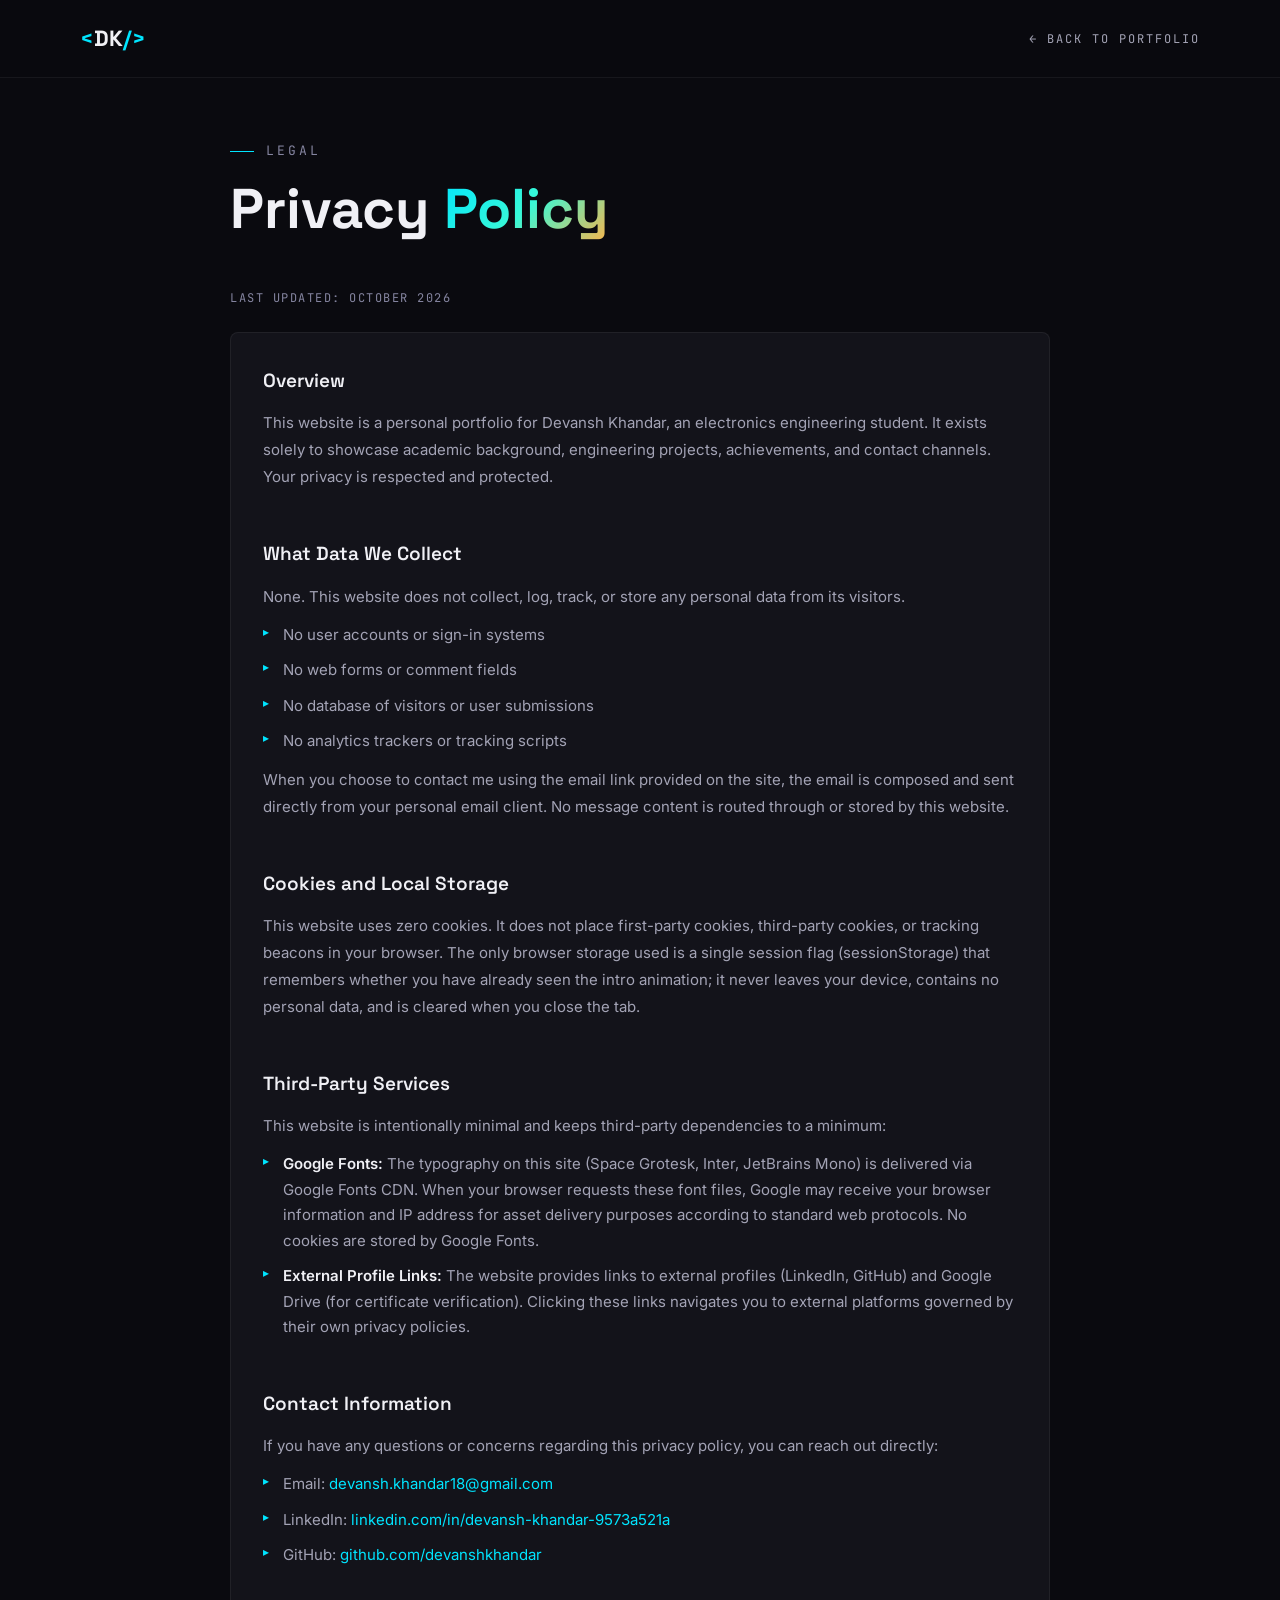
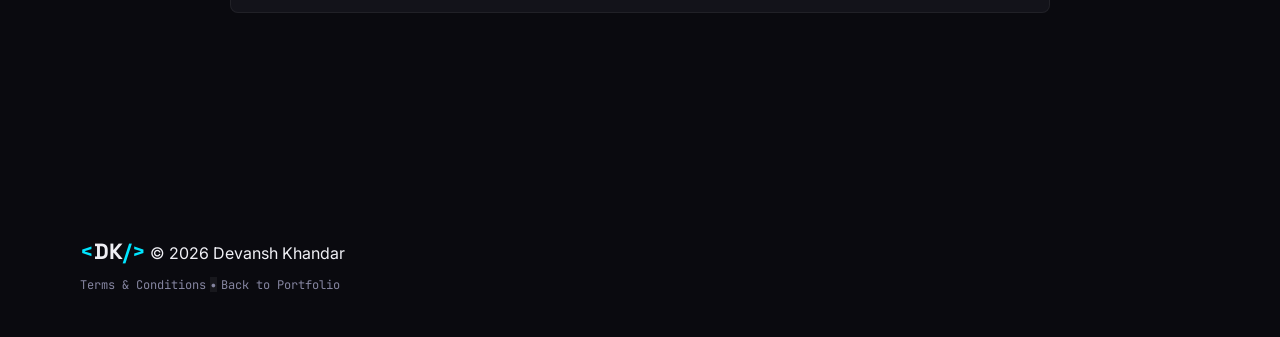
<file: privacy.html>
<!DOCTYPE html>
<html lang="en">
<head>
    <meta charset="UTF-8">
    <meta name="viewport" content="width=device-width, initial-scale=1.0">
    <meta name="description" content="Privacy Policy for Devansh Khandar's personal portfolio website.">
    <title>Privacy Policy | Devansh Khandar</title>
    <link rel="preconnect" href="https://fonts.googleapis.com">
    <link rel="preconnect" href="https://fonts.gstatic.com" crossorigin>
    <link href="https://fonts.googleapis.com/css2?family=Space+Grotesk:wght@400;500;600;700;800&family=Inter:wght@300;400;500;600&family=JetBrains+Mono:wght@400;500&display=swap" rel="stylesheet">
    <link rel="stylesheet" href="style.css">
    <style>
        body, a, button {
            cursor: auto !important;
        }
        a, button {
            cursor: pointer !important;
        }
        .legal-navbar {
            background: rgba(10, 10, 15, 0.92);
            backdrop-filter: blur(20px);
            -webkit-backdrop-filter: blur(20px);
            border-bottom: 1px solid var(--border-glass);
        }
        .nav-links {
            display: flex !important;
            position: static !important;
            width: auto !important;
            height: auto !important;
            background: transparent !important;
            flex-direction: row !important;
            gap: 20px !important;
        }
        .glass-card {
            border-radius: 8px !important;
            max-width: 820px;
            margin: 0 auto;
        }
        .glass-card .body-text {
            max-width: 100%;
        }
        .legal-stack {
            display: flex;
            flex-direction: column;
            gap: 36px;
        }
        .legal-section-heading {
            font-family: var(--font-heading);
            font-size: 19px;
            font-weight: 600;
            color: var(--text-primary);
            margin-bottom: 12px;
        }
        .legal-date {
            font-family: var(--font-mono);
            font-size: 12px;
            color: var(--text-muted);
            letter-spacing: 1.5px;
            text-transform: uppercase;
            margin-bottom: 24px;
        }
        .legal-list {
            list-style: none;
            padding: 0;
            margin: 12px 0;
        }
        .legal-list li {
            position: relative;
            padding-left: 20px;
            margin-bottom: 10px;
            font-size: 15px;
            color: var(--text-secondary);
            line-height: 1.7;
        }
        .legal-list li::before {
            content: '▸';
            position: absolute;
            left: 0;
            color: var(--accent-cyan);
            font-size: 12px;
        }
        .legal-link {
            color: var(--accent-cyan);
            transition: color 0.2s;
        }
        .legal-link:hover {
            color: var(--accent-teal);
            text-decoration: underline;
        }
        .footer-link {
            font-family: var(--font-mono);
            font-size: 12px;
            color: var(--text-muted);
            transition: color 0.3s;
        }
        .footer-link:hover {
            color: var(--accent-cyan);
        }
        .footer-divider {
            color: var(--text-muted);
            font-size: 12px;
            user-select: none;
        }
        @media (max-width: 768px) {
            .section-padding {
                padding: 100px 0 60px;
            }
            .glass-card {
                padding: 24px;
            }
            .footer-content {
                flex-direction: column;
                gap: 16px;
                text-align: center;
            }
        }
    </style>
</head>
<body>

    <!-- NAVBAR -->
    <nav class="navbar legal-navbar">
        <div class="nav-container">
            <a href="index.html" class="nav-logo"><span class="accent">&lt;</span>DK<span class="accent">/&gt;</span></a>
            <div class="nav-links">
                <a href="index.html" class="nav-link">&larr; Back to Portfolio</a>
            </div>
        </div>
    </nav>

    <!-- CONTENT -->
    <main class="section-padding content-section">
        <div class="container">
            <div style="max-width: 820px; margin: 0 auto;">
                <span class="section-label">Legal</span>
                <h1 class="section-title">Privacy <span class="gradient-text">Policy</span></h1>
                <div class="legal-date">Last updated: October 2026</div>

                <div class="glass-card">
                    <div class="legal-stack">

                        <div class="legal-section">
                            <h2 class="legal-section-heading">Overview</h2>
                            <p class="body-text">This website is a personal portfolio for Devansh Khandar, an electronics engineering student. It exists solely to showcase academic background, engineering projects, achievements, and contact channels. Your privacy is respected and protected.</p>
                        </div>

                        <div class="legal-section">
                            <h2 class="legal-section-heading">What Data We Collect</h2>
                            <p class="body-text">None. This website does not collect, log, track, or store any personal data from its visitors.</p>
                            <ul class="legal-list">
                                <li>No user accounts or sign-in systems</li>
                                <li>No web forms or comment fields</li>
                                <li>No database of visitors or user submissions</li>
                                <li>No analytics trackers or tracking scripts</li>
                            </ul>
                            <p class="body-text">When you choose to contact me using the email link provided on the site, the email is composed and sent directly from your personal email client. No message content is routed through or stored by this website.</p>
                        </div>

                        <div class="legal-section">
                            <h2 class="legal-section-heading">Cookies and Local Storage</h2>
                            <p class="body-text">This website uses zero cookies. It does not place first-party cookies, third-party cookies, or tracking beacons in your browser. The only browser storage used is a single session flag (sessionStorage) that remembers whether you have already seen the intro animation; it never leaves your device, contains no personal data, and is cleared when you close the tab.</p>
                        </div>

                        <div class="legal-section">
                            <h2 class="legal-section-heading">Third-Party Services</h2>
                            <p class="body-text">This website is intentionally minimal and keeps third-party dependencies to a minimum:</p>
                            <ul class="legal-list">
                                <li><strong>Google Fonts:</strong> The typography on this site (Space Grotesk, Inter, JetBrains Mono) is delivered via Google Fonts CDN. When your browser requests these font files, Google may receive your browser information and IP address for asset delivery purposes according to standard web protocols. No cookies are stored by Google Fonts.</li>
                                <li><strong>External Profile Links:</strong> The website provides links to external profiles (LinkedIn, GitHub) and Google Drive (for certificate verification). Clicking these links navigates you to external platforms governed by their own privacy policies.</li>
                            </ul>
                        </div>

                        <div class="legal-section">
                            <h2 class="legal-section-heading">Contact Information</h2>
                            <p class="body-text">If you have any questions or concerns regarding this privacy policy, you can reach out directly:</p>
                            <ul class="legal-list">
                                <li>Email: <a href="mailto:devansh.khandar18@gmail.com" class="legal-link">devansh.khandar18@gmail.com</a></li>
                                <li>LinkedIn: <a href="https://www.linkedin.com/in/devansh-khandar-9573a521a/" target="_blank" rel="noopener noreferrer" class="legal-link">linkedin.com/in/devansh-khandar-9573a521a</a></li>
                                <li>GitHub: <a href="https://github.com/devanshkhandar" target="_blank" rel="noopener noreferrer" class="legal-link">github.com/devanshkhandar</a></li>
                            </ul>
                        </div>

                    </div>
                </div>
            </div>
        </div>
    </main>

    <!-- FOOTER -->
    <footer class="footer">
        <div class="container footer-content">
            <div class="footer-left">
                <a href="index.html" class="nav-logo"><span class="accent">&lt;</span>DK<span class="accent">/&gt;</span></a>
                <span class="footer-text">&copy; 2026 Devansh Khandar</span>
            </div>
            <div class="footer-right">
                <a href="terms.html" class="footer-link">Terms &amp; Conditions</a>
                <span class="footer-divider">&bull;</span>
                <a href="index.html" class="footer-link">Back to Portfolio</a>
            </div>
        </div>
    </footer>

</body>
</html>
</file>
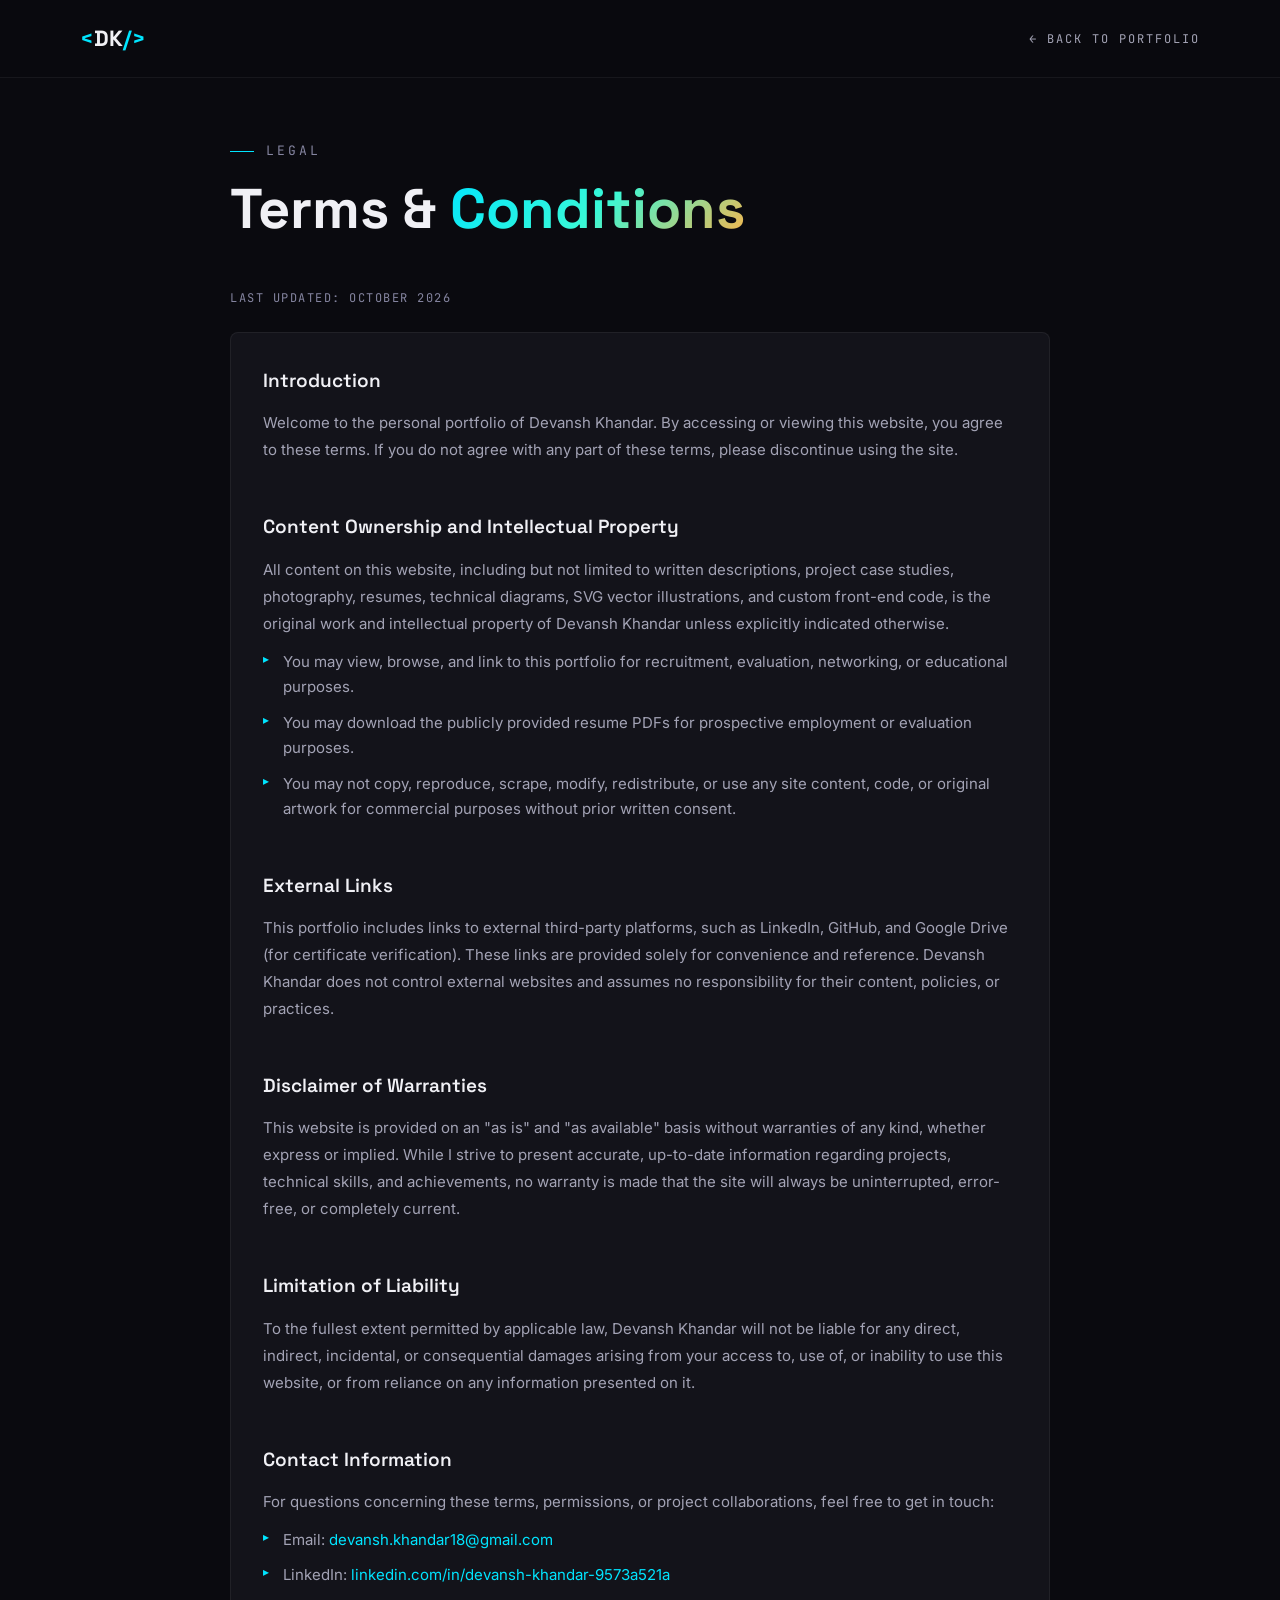
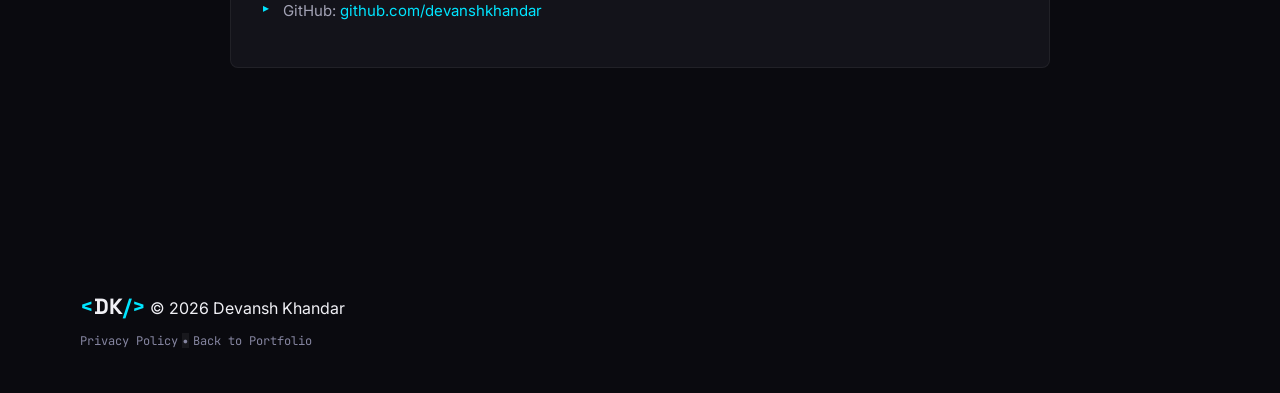
<file: terms.html>
<!DOCTYPE html>
<html lang="en">
<head>
    <meta charset="UTF-8">
    <meta name="viewport" content="width=device-width, initial-scale=1.0">
    <meta name="description" content="Terms and Conditions for Devansh Khandar's personal portfolio website.">
    <title>Terms &amp; Conditions | Devansh Khandar</title>
    <link rel="preconnect" href="https://fonts.googleapis.com">
    <link rel="preconnect" href="https://fonts.gstatic.com" crossorigin>
    <link href="https://fonts.googleapis.com/css2?family=Space+Grotesk:wght@400;500;600;700;800&family=Inter:wght@300;400;500;600&family=JetBrains+Mono:wght@400;500&display=swap" rel="stylesheet">
    <link rel="stylesheet" href="style.css">
    <style>
        body, a, button {
            cursor: auto !important;
        }
        a, button {
            cursor: pointer !important;
        }
        .legal-navbar {
            background: rgba(10, 10, 15, 0.92);
            backdrop-filter: blur(20px);
            -webkit-backdrop-filter: blur(20px);
            border-bottom: 1px solid var(--border-glass);
        }
        .nav-links {
            display: flex !important;
            position: static !important;
            width: auto !important;
            height: auto !important;
            background: transparent !important;
            flex-direction: row !important;
            gap: 20px !important;
        }
        .glass-card {
            border-radius: 8px !important;
            max-width: 820px;
            margin: 0 auto;
        }
        .glass-card .body-text {
            max-width: 100%;
        }
        .legal-stack {
            display: flex;
            flex-direction: column;
            gap: 36px;
        }
        .legal-section-heading {
            font-family: var(--font-heading);
            font-size: 19px;
            font-weight: 600;
            color: var(--text-primary);
            margin-bottom: 12px;
        }
        .legal-date {
            font-family: var(--font-mono);
            font-size: 12px;
            color: var(--text-muted);
            letter-spacing: 1.5px;
            text-transform: uppercase;
            margin-bottom: 24px;
        }
        .legal-list {
            list-style: none;
            padding: 0;
            margin: 12px 0;
        }
        .legal-list li {
            position: relative;
            padding-left: 20px;
            margin-bottom: 10px;
            font-size: 15px;
            color: var(--text-secondary);
            line-height: 1.7;
        }
        .legal-list li::before {
            content: '▸';
            position: absolute;
            left: 0;
            color: var(--accent-cyan);
            font-size: 12px;
        }
        .legal-link {
            color: var(--accent-cyan);
            transition: color 0.2s;
        }
        .legal-link:hover {
            color: var(--accent-teal);
            text-decoration: underline;
        }
        .footer-link {
            font-family: var(--font-mono);
            font-size: 12px;
            color: var(--text-muted);
            transition: color 0.3s;
        }
        .footer-link:hover {
            color: var(--accent-cyan);
        }
        .footer-divider {
            color: var(--text-muted);
            font-size: 12px;
            user-select: none;
        }
        @media (max-width: 768px) {
            .section-padding {
                padding: 100px 0 60px;
            }
            .glass-card {
                padding: 24px;
            }
            .footer-content {
                flex-direction: column;
                gap: 16px;
                text-align: center;
            }
        }
    </style>
</head>
<body>

    <!-- NAVBAR -->
    <nav class="navbar legal-navbar">
        <div class="nav-container">
            <a href="index.html" class="nav-logo"><span class="accent">&lt;</span>DK<span class="accent">/&gt;</span></a>
            <div class="nav-links">
                <a href="index.html" class="nav-link">&larr; Back to Portfolio</a>
            </div>
        </div>
    </nav>

    <!-- CONTENT -->
    <main class="section-padding content-section">
        <div class="container">
            <div style="max-width: 820px; margin: 0 auto;">
                <span class="section-label">Legal</span>
                <h1 class="section-title">Terms &amp; <span class="gradient-text">Conditions</span></h1>
                <div class="legal-date">Last updated: October 2026</div>

                <div class="glass-card">
                    <div class="legal-stack">

                        <div class="legal-section">
                            <h2 class="legal-section-heading">Introduction</h2>
                            <p class="body-text">Welcome to the personal portfolio of Devansh Khandar. By accessing or viewing this website, you agree to these terms. If you do not agree with any part of these terms, please discontinue using the site.</p>
                        </div>

                        <div class="legal-section">
                            <h2 class="legal-section-heading">Content Ownership and Intellectual Property</h2>
                            <p class="body-text">All content on this website, including but not limited to written descriptions, project case studies, photography, resumes, technical diagrams, SVG vector illustrations, and custom front-end code, is the original work and intellectual property of Devansh Khandar unless explicitly indicated otherwise.</p>
                            <ul class="legal-list">
                                <li>You may view, browse, and link to this portfolio for recruitment, evaluation, networking, or educational purposes.</li>
                                <li>You may download the publicly provided resume PDFs for prospective employment or evaluation purposes.</li>
                                <li>You may not copy, reproduce, scrape, modify, redistribute, or use any site content, code, or original artwork for commercial purposes without prior written consent.</li>
                            </ul>
                        </div>

                        <div class="legal-section">
                            <h2 class="legal-section-heading">External Links</h2>
                            <p class="body-text">This portfolio includes links to external third-party platforms, such as LinkedIn, GitHub, and Google Drive (for certificate verification). These links are provided solely for convenience and reference. Devansh Khandar does not control external websites and assumes no responsibility for their content, policies, or practices.</p>
                        </div>

                        <div class="legal-section">
                            <h2 class="legal-section-heading">Disclaimer of Warranties</h2>
                            <p class="body-text">This website is provided on an "as is" and "as available" basis without warranties of any kind, whether express or implied. While I strive to present accurate, up-to-date information regarding projects, technical skills, and achievements, no warranty is made that the site will always be uninterrupted, error-free, or completely current.</p>
                        </div>

                        <div class="legal-section">
                            <h2 class="legal-section-heading">Limitation of Liability</h2>
                            <p class="body-text">To the fullest extent permitted by applicable law, Devansh Khandar will not be liable for any direct, indirect, incidental, or consequential damages arising from your access to, use of, or inability to use this website, or from reliance on any information presented on it.</p>
                        </div>

                        <div class="legal-section">
                            <h2 class="legal-section-heading">Contact Information</h2>
                            <p class="body-text">For questions concerning these terms, permissions, or project collaborations, feel free to get in touch:</p>
                            <ul class="legal-list">
                                <li>Email: <a href="mailto:devansh.khandar18@gmail.com" class="legal-link">devansh.khandar18@gmail.com</a></li>
                                <li>LinkedIn: <a href="https://www.linkedin.com/in/devansh-khandar-9573a521a/" target="_blank" rel="noopener noreferrer" class="legal-link">linkedin.com/in/devansh-khandar-9573a521a</a></li>
                                <li>GitHub: <a href="https://github.com/devanshkhandar" target="_blank" rel="noopener noreferrer" class="legal-link">github.com/devanshkhandar</a></li>
                            </ul>
                        </div>

                    </div>
                </div>
            </div>
        </div>
    </main>

    <!-- FOOTER -->
    <footer class="footer">
        <div class="container footer-content">
            <div class="footer-left">
                <a href="index.html" class="nav-logo"><span class="accent">&lt;</span>DK<span class="accent">/&gt;</span></a>
                <span class="footer-text">&copy; 2026 Devansh Khandar</span>
            </div>
            <div class="footer-right">
                <a href="privacy.html" class="footer-link">Privacy Policy</a>
                <span class="footer-divider">&bull;</span>
                <a href="index.html" class="footer-link">Back to Portfolio</a>
            </div>
        </div>
    </footer>

</body>
</html>
</file>
<file: style.css>
/* ============================================================
   PORTFOLIO v2 — Cinematic Dark Experience
   Rocket Launch Intro + 3 Scroll Portals + Click-to-Expand
   ============================================================ */

:root {
  --bg-primary: #0a0a0f;
  --bg-surface: #13131a;
  --bg-glass: rgba(19,19,26,0.8);
  --border-glass: rgba(255,255,255,0.06);
  --accent-cyan: #00e5ff;
  --accent-amber: #ffb347;
  --accent-teal: #38f9d7;
  --text-primary: #f0f0f5;
  --text-secondary: #a3a3b5;
  --text-muted: #8585a0;
  --font-heading: 'Space Grotesk', sans-serif;
  --font-body: 'Inter', sans-serif;
  --font-mono: 'JetBrains Mono', monospace;
}

*, *::before, *::after { box-sizing: border-box; margin: 0; padding: 0; }
html { scroll-behavior: smooth; }
body {
  background: var(--bg-primary); color: var(--text-primary);
  font-family: var(--font-body); font-size: 16px; line-height: 1.7;
  overflow-x: hidden; -webkit-font-smoothing: antialiased;
  transition: background 0.6s ease, color 0.6s ease;
}
body.launch-active { overflow: hidden; }
::selection { background: rgba(0,229,255,0.25); color: #fff; }
::-webkit-scrollbar { width: 5px; }
::-webkit-scrollbar-track { background: var(--bg-primary); }
::-webkit-scrollbar-thumb { background: #2a2a3a; border-radius: 3px; }
a { color: inherit; text-decoration: none; }
strong { color: var(--text-primary); font-weight: 600; }

/* ============================================================
   CINEMATIC LAUNCH INTRO
   ============================================================ */
.launch-overlay {
  position: fixed; top: 0; left: 0; width: 100%; height: 100%;
  z-index: 999999; overflow: hidden; pointer-events: all;
}
.launch-overlay.done {
  opacity: 0; pointer-events: none;
  transition: opacity 0.8s cubic-bezier(0.16,1,0.3,1);
}
.launch-scene {
  position: absolute; width: 100%; height: 100%;
  background: #000;
}
.launch-video-bg {
  position: absolute; top: 50%; left: 50%;
  transform: translate(-50%, -50%);
  max-width: 100%; max-height: 100%;
  width: auto; height: 100%;
  object-fit: contain; z-index: 1;
}
.launch-video-overlay {
  position: absolute; top: 0; left: 0; width: 100%; height: 100%;
  background: rgba(0, 0, 0, 0.45); z-index: 2;
}
.launch-scene.shaking { animation: screenShake 0.4s ease-in-out; }
@keyframes screenShake {
  0%,100% { transform: translate(0); }
  10% { transform: translate(-3px, 2px); }
  20% { transform: translate(4px, -2px); }
  30% { transform: translate(-2px, 3px); }
  40% { transform: translate(3px, -1px); }
  50% { transform: translate(-4px, -2px); }
  60% { transform: translate(2px, 3px); }
  70% { transform: translate(-1px, -3px); }
  80% { transform: translate(3px, 2px); }
  90% { transform: translate(-2px, -1px); }
}

/* Stars */
.launch-stars {
  position: absolute; width: 100%; height: 100%; opacity: 0.6;
}

/* Horizon glow — pre-dawn amber line at bottom */
.launch-horizon {
  position: absolute; bottom: 0; width: 100%; height: 200px;
  background: radial-gradient(ellipse 80% 100% at 50% 100%, rgba(255,140,0,0.06) 0%, transparent 70%);
  transition: all 2s ease;
}
.launch-horizon.bright {
  background: radial-gradient(ellipse 80% 100% at 50% 100%, rgba(255,180,50,0.25) 0%, rgba(255,100,0,0.08) 40%, transparent 70%);
  height: 350px;
}

/* Rocket silhouette */
.launch-rocket {
  position: absolute; bottom: 8%; left: 50%; transform: translateX(-50%);
  width: 50px; z-index: 8;
  filter: drop-shadow(0 4px 20px rgba(0,0,0,0.8));
  transition: none;
}
.rocket-silhouette { width: 100%; height: auto; }
.nozzle-glow { transition: fill 0.4s ease; }
.launch-rocket.ignited .nozzle-glow { fill: rgba(255,160,30,0.7); }
.launch-rocket.liftoff {
  animation: rocketAscend 3.5s cubic-bezier(0.2,0,0.1,1) forwards;
}
@keyframes rocketAscend {
  0% { bottom: 8%; filter: drop-shadow(0 4px 20px rgba(0,0,0,0.8)) drop-shadow(0 20px 40px rgba(255,140,0,0.3)); }
  15% { bottom: 12%; }
  40% { bottom: 30%; }
  70% { bottom: 65%; filter: drop-shadow(0 4px 20px rgba(0,0,0,0.4)) drop-shadow(0 30px 60px rgba(255,140,0,0.15)); }
  100% { bottom: 120%; filter: drop-shadow(0 0 10px rgba(0,0,0,0.2)); }
}

/* Engine glow — central bottom bloom */
.engine-glow {
  position: absolute; bottom: -60px; left: 50%; transform: translateX(-50%);
  width: 10px; height: 10px; border-radius: 50%;
  background: radial-gradient(circle, #fff 0%, #ffe066 20%, #ff8c00 45%, #ff450080 70%, transparent 100%);
  box-shadow: 0 0 20px 8px rgba(255,140,0,0.3);
  opacity: 0; transition: all 0.5s ease;
}
.engine-glow.ignited {
  opacity: 1; width: 30px; height: 30px; bottom: -15px;
  box-shadow: 0 0 60px 30px rgba(255,140,0,0.4), 0 0 120px 60px rgba(255,68,0,0.2);
}
.engine-glow.full-thrust {
  width: 80px; height: 80px; bottom: 0;
  box-shadow: 0 0 100px 60px rgba(255,200,50,0.5), 0 0 200px 100px rgba(255,100,0,0.3), 0 0 400px 200px rgba(255,68,0,0.15);
}
.engine-glow.ascending {
  bottom: 40vh; width: 40px; height: 40px;
  transition: all 2.5s cubic-bezier(0.25,0,0.15,1);
  box-shadow: 0 0 80px 40px rgba(255,200,50,0.4), 0 0 160px 80px rgba(255,100,0,0.2);
}
.engine-glow.gone {
  bottom: 110vh; width: 6px; height: 6px; opacity: 0;
  transition: all 2s cubic-bezier(0.4,0,0.2,1);
}

/* Light pillar — vertical exhaust trail */
.light-pillar {
  position: absolute; bottom: 0; left: 50%; transform: translateX(-50%);
  width: 3px; height: 0; opacity: 0;
  background: linear-gradient(180deg, transparent, rgba(255,200,100,0.15), rgba(255,140,0,0.4));
  box-shadow: 0 0 20px 8px rgba(255,140,0,0.08);
  transition: all 1.5s ease;
}
.light-pillar.active {
  opacity: 1; height: 60vh; width: 4px;
}
.light-pillar.tall {
  height: 100vh; opacity: 0.5;
  transition: all 2s ease;
}

/* Particles */
.particle-field {
  position: absolute; width: 100%; height: 100%; pointer-events: none; overflow: hidden;
}
.launch-particle {
  position: absolute; border-radius: 50%; background: #fff;
  animation: particleRise var(--dur, 1.5s) linear forwards;
}
@keyframes particleRise {
  0% { opacity: 1; transform: translateY(0) scale(1); }
  70% { opacity: 0.6; }
  100% { opacity: 0; transform: translateY(calc(-100vh - 100px)) scale(0.3); }
}

/* HUD Frame */
.hud-frame {
  position: absolute; width: 100%; height: 100%; pointer-events: none; z-index: 10;
}
.hud-corner {
  position: absolute; width: 60px; height: 60px;
  border-color: rgba(0,229,255,0.2); border-style: solid; border-width: 0;
}
.hud-tl { top: 30px; left: 30px; border-top-width: 1px; border-left-width: 1px; }
.hud-tr { top: 30px; right: 30px; border-top-width: 1px; border-right-width: 1px; }
.hud-bl { bottom: 30px; left: 30px; border-bottom-width: 1px; border-left-width: 1px; }
.hud-br { bottom: 30px; right: 30px; border-bottom-width: 1px; border-right-width: 1px; }
.hud-data {
  position: absolute; display: flex; flex-direction: column; gap: 4px; z-index: 10;
  font-family: var(--font-mono); font-size: 10px; letter-spacing: 2px;
  color: rgba(0,229,255,0.35);
}
.hud-data-left { bottom: 60px; left: 40px; }
.hud-data-right { bottom: 60px; right: 40px; text-align: right; }

/* Side panels layout */
.launch-sides {
  position: absolute; top: 0; left: 0; width: 100%; height: 100%;
  display: flex; align-items: center; justify-content: space-between;
  z-index: 20; pointer-events: none;
  padding: 0 5%;
}
.launch-side-left {
  text-align: left;
  max-width: 320px;
}
.launch-side-right {
  text-align: right;
  max-width: 360px;
}
.countdown-label {
  font-family: var(--font-mono); font-size: 11px; letter-spacing: 6px;
  color: rgba(0,229,255,0.5); margin-bottom: 16px;
}
.countdown-timer {
  font-family: var(--font-mono); font-size: clamp(42px, 8vw, 80px);
  font-weight: 700; color: rgba(255,255,255,0.95); letter-spacing: 4px;
  text-shadow: 0 0 40px rgba(0,229,255,0.2), 0 0 80px rgba(0,229,255,0.05);
  transition: all 0.3s ease;
}
.countdown-timer.ignition {
  color: #ffb347; text-shadow: 0 0 60px rgba(255,140,0,0.4);
}
.countdown-timer.liftoff {
  color: #fff; text-shadow: 0 0 80px rgba(255,255,255,0.5);
  animation: liftoffPulse 0.4s ease;
}
@keyframes liftoffPulse {
  0% { transform: scale(1); }
  50% { transform: scale(1.08); }
  100% { transform: scale(1); }
}
.countdown-status {
  font-family: var(--font-mono); font-size: 12px; letter-spacing: 4px;
  color: rgba(0,229,255,0.35); margin-top: 20px;
  text-transform: uppercase;
}
.countdown-status.go { color: rgba(56,249,215,0.7); }
.countdown-status.warning { color: rgba(255,180,70,0.7); }

/* Right side tagline */
.launch-tagline-pre {
  font-family: var(--font-mono); font-size: 11px; letter-spacing: 6px;
  color: rgba(0,229,255,0.4); margin-bottom: 12px; text-transform: uppercase;
}
.launch-tagline {
  font-family: var(--font-heading); font-size: clamp(28px, 4vw, 52px);
  font-weight: 800; line-height: 1.15; letter-spacing: -0.5px;
  color: rgba(255,255,255,0.95);
  text-shadow: 0 2px 30px rgba(0,0,0,0.5);
  background: linear-gradient(135deg, #fff 30%, #00e5ff 100%);
  -webkit-background-clip: text; -webkit-text-fill-color: transparent;
  background-clip: text;
}
.launch-tagline-sub {
  font-family: var(--font-mono); font-size: 10px; letter-spacing: 4px;
  color: rgba(255,255,255,0.3); margin-top: 20px; text-transform: uppercase;
}

/* White flash */
.launch-flash {
  position: absolute; top: 0; left: 0; width: 100%; height: 100%;
  background: #fff; opacity: 0; z-index: 25; pointer-events: none;
  transition: opacity 0.15s ease;
}
.launch-flash.flash { opacity: 0.7; }
.launch-flash.fade { opacity: 0; transition: opacity 1.5s ease; }

/* Skip button */
.launch-skip {
  position: absolute; bottom: 30px; right: 40px; z-index: 30;
  font-family: var(--font-mono); font-size: 11px; letter-spacing: 3px;
  color: rgba(255,255,255,0.3); background: transparent;
  border: 1px solid rgba(255,255,255,0.08); border-radius: 6px;
  padding: 8px 20px; cursor: pointer; transition: all 0.3s;
}
.launch-skip:hover { color: rgba(255,255,255,0.7); border-color: rgba(255,255,255,0.2); }

/* ============ LAYOUT ============ */
.container { max-width: 1200px; margin: 0 auto; padding: 0 40px; }
.section-padding { padding: 140px 0; position: relative; z-index: 5; }
.content-section { position: relative; z-index: 5; }

/* ============ GRID MATRIX BACKGROUND ============ */
.grid-matrix {
  position: fixed; top: 0; left: 0; width: 100%; height: 100%;
  pointer-events: none; z-index: 0;
  background:
    linear-gradient(to right, rgba(255,255,255,0.03) 1px, transparent 1px),
    linear-gradient(to bottom, rgba(255,255,255,0.03) 1px, transparent 1px);
  background-size: 72px 72px;
  opacity: 0.5;
}
body.light-theme .grid-matrix {
  background:
    linear-gradient(to right, rgba(0,0,0,0.05) 1px, transparent 1px),
    linear-gradient(to bottom, rgba(0,0,0,0.05) 1px, transparent 1px);
  background-size: 72px 72px;
  opacity: 1;
}

/* ============ PARTICLE CANVAS ============ */
.particle-canvas {
  position: fixed; top: 0; left: 0; width: 100%; height: 100%;
  pointer-events: none; z-index: 2;
}

/* ============ TYPOGRAPHY ============ */
.section-label {
  display: block; font-family: var(--font-mono); font-size: 13px;
  text-transform: uppercase; letter-spacing: 3px; color: var(--text-muted); margin-bottom: 16px;
}
.section-label::before { content: ''; display: inline-block; width: 24px; height: 1px; background: var(--accent-cyan); margin-right: 12px; vertical-align: middle; }
.section-title { font-family: var(--font-heading); font-size: clamp(32px, 5vw, 56px); font-weight: 700; line-height: 1.1; margin-bottom: 48px; }
.gradient-text { background: linear-gradient(135deg, var(--accent-cyan), var(--accent-teal), var(--accent-amber)); -webkit-background-clip: text; -webkit-text-fill-color: transparent; background-clip: text; }
.body-text { font-size: 15px; color: var(--text-secondary); line-height: 1.8; max-width: 580px; margin-bottom: 12px; }

/* ============ SCROLL PROGRESS ============ */
.scroll-progress { position: fixed; top: 0; left: 0; height: 2px; background: linear-gradient(90deg, var(--accent-cyan), var(--accent-teal)); z-index: 100001; width: 0; }

/* Custom cursor removed - using default system cursor */

/* ============ NAVBAR ============ */
.navbar { position: fixed; top: 0; left: 0; width: 100%; z-index: 10000; padding: 20px 0; background: transparent; transition: all 0.5s cubic-bezier(0.16,1,0.3,1); }
.navbar.scrolled { padding: 12px 0; background: rgba(10,10,15,0.88); backdrop-filter: blur(24px); -webkit-backdrop-filter: blur(24px); border-bottom: 1px solid var(--border-glass); }
.nav-container { display: flex; justify-content: space-between; align-items: center; padding: 0 40px; max-width: 1200px; margin: 0 auto; }
.nav-logo { font-family: var(--font-heading); font-size: 22px; font-weight: 700; }
.accent { color: var(--accent-cyan); }
.nav-links { display: flex; gap: 32px; }
.nav-link { font-family: var(--font-mono); font-size: 12px; text-transform: uppercase; letter-spacing: 2px; color: var(--text-secondary); position: relative; padding: 4px 0; transition: color 0.3s; }
.nav-link::after { content: ''; position: absolute; bottom: 0; left: 0; width: 100%; height: 1px; background: var(--accent-cyan); transform: scaleX(0); transform-origin: right; transition: transform 0.4s cubic-bezier(0.16,1,0.3,1); }
.nav-link:hover, .nav-link.active { color: var(--text-primary); }
.nav-link:hover::after, .nav-link.active::after { transform: scaleX(1); transform-origin: left; }
.nav-toggle { display: none; background: none; border: none; cursor: pointer; padding: 8px; }
.nav-toggle span { display: block; width: 24px; height: 2px; background: var(--text-primary); margin: 5px 0; transition: all 0.3s; }

/* ============ STARFIELD ============ */
.starfield { position: fixed; top: 0; left: 0; width: 100%; height: 100%; z-index: 0; pointer-events: none; }
.star-layer { position: absolute; top: 0; left: 0; width: 1px; height: 1px; border-radius: 50%; }
.star-layer-1 { animation: drift 100s linear infinite; }
.star-layer-2 { animation: drift 160s linear infinite; }
.star-layer-3 { animation: drift 220s linear infinite; }
@keyframes drift { from { transform: translateY(0); } to { transform: translateY(-1200px); } }

/* ============ HERO ============ */
.hero { min-height: 100vh; display: flex; align-items: center; justify-content: center; position: relative; overflow: hidden; z-index: 2; }
.hero-content { position: relative; z-index: 5; text-align: center; }
.hero-badge { font-family: var(--font-mono); font-size: 11px; letter-spacing: 5px; color: var(--text-muted); margin-bottom: 24px; opacity: 0; animation: fadeUp 1s 0.2s forwards; }
.hero-name { font-family: var(--font-heading); font-size: clamp(44px, 9vw, 130px); font-weight: 800; line-height: 0.95; letter-spacing: -2px; }
.hero-name .letter { display: inline-block; opacity: 0; transform: translateY(80px) rotateX(40deg); transition: opacity 0.5s ease, transform 0.7s cubic-bezier(0.16,1,0.3,1); }
.hero-name .letter.visible { opacity: 1; transform: translateY(0) rotateX(0); }
.hero-name .space { display: inline-block; width: 0.25em; }
.hero-tagline { font-family: var(--font-mono); font-size: 14px; color: var(--text-secondary); margin-top: 24px; min-height: 1.5em; }
.hero-tagline .cursor { display: inline-block; width: 2px; height: 1.1em; background: var(--accent-cyan); margin-left: 2px; vertical-align: text-bottom; animation: blink 1s step-end infinite; }
@keyframes blink { 50% { opacity: 0; } }
.hero-cta { margin-top: 48px; display: flex; gap: 16px; justify-content: center; opacity: 0; animation: fadeUp 1s 2.8s forwards; }
.orbital-ring { position: absolute; border: 1px solid rgba(0,229,255,0.03); border-radius: 50%; top: 50%; left: 50%; transform: translate(-50%,-50%); }
.ring-1 { width: 500px; height: 500px; animation: spin 45s linear infinite; }
.ring-2 { width: 700px; height: 700px; animation: spin 70s linear infinite reverse; border-style: dashed; }
.ring-3 { width: 900px; height: 900px; animation: spin 100s linear infinite; }
@keyframes spin { to { transform: translate(-50%,-50%) rotate(360deg); } }
.hero-circuit { position: absolute; top: 0; left: 0; width: 100%; height: 100%; z-index: 1; }
.hero-scroll-indicator { position: absolute; bottom: 40px; left: 50%; transform: translateX(-50%); font-family: var(--font-mono); font-size: 10px; letter-spacing: 4px; color: var(--text-muted); text-align: center; opacity: 0; animation: fadeUp 1s 3s forwards; }
.scroll-chevron { width: 14px; height: 14px; border-right: 1.5px solid var(--text-muted); border-bottom: 1.5px solid var(--text-muted); transform: rotate(45deg); margin: 10px auto 0; animation: bounce-chev 2s ease-in-out infinite; }
@keyframes bounce-chev { 0%,100% { transform: rotate(45deg) translateY(0); } 50% { transform: rotate(45deg) translateY(6px); } }
@keyframes fadeUp { from { opacity: 0; transform: translateY(20px); } to { opacity: 1; transform: translateY(0); } }

/* ============ SCROLL PORTALS ============ */
.scroll-portal { height: 250vh; position: relative; z-index: 3; }
.portal-sticky { position: sticky; top: 0; height: 100vh; display: flex; align-items: center; justify-content: center; overflow: hidden; }
.portal-svg-wrap { position: absolute; width: 65%; max-width: 650px; opacity: 0.15; transform: scale(0.6); }
.portal-illustration { width: 100%; height: auto; }
.portal-text { position: relative; z-index: 10; text-align: center; opacity: 0; transform: translateY(30px); }
.portal-label { font-family: var(--font-mono); font-size: 11px; letter-spacing: 5px; color: var(--accent-cyan); margin-bottom: 16px; text-transform: uppercase; }
.portal-heading { font-family: var(--font-heading); font-size: clamp(28px, 5vw, 60px); font-weight: 700; line-height: 1.15; }

/* ============ MARQUEE ============ */
.marquee-section { padding: 28px 0; border-top: 1px solid var(--border-glass); border-bottom: 1px solid var(--border-glass); overflow: hidden; position: relative; z-index: 5; }
.marquee-track { display: flex; gap: 48px; white-space: nowrap; animation: marquee 30s linear infinite; }
.marquee-item { font-family: var(--font-heading); font-size: 15px; font-weight: 600; color: var(--text-muted); text-transform: uppercase; letter-spacing: 3px; }
.marquee-separator { color: var(--accent-cyan); font-size: 8px; display: flex; align-items: center; }
@keyframes marquee { from { transform: translateX(0); } to { transform: translateX(-50%); } }

/* ============ ABOUT ============ */
.about-grid { display: grid; grid-template-columns: 0.8fr 1.5fr; gap: 60px; align-items: start; }
.about-number { font-family: var(--font-heading); font-size: clamp(80px, 12vw, 160px); font-weight: 800; background: linear-gradient(135deg, var(--accent-cyan), var(--accent-teal)); -webkit-background-clip: text; -webkit-text-fill-color: transparent; background-clip: text; opacity: 0.08; line-height: 1; }
.stat-grid { display: grid; grid-template-columns: repeat(2,1fr); gap: 14px; margin-top: 36px; }
.stat-card { background: var(--bg-surface); border: 1px solid var(--border-glass); border-radius: 8px; padding: 20px; text-align: center; transition: border-color 0.3s, transform 0.3s; }
.stat-card:hover { border-color: rgba(0,229,255,0.12); transform: translateY(-2px); }
.stat-number { font-family: var(--font-heading); font-size: 28px; font-weight: 700; }
.stat-label { font-family: var(--font-mono); font-size: 10px; color: var(--text-muted); text-transform: uppercase; letter-spacing: 2px; margin-top: 4px; }

/* ============ GLASS CARD ============ */
.glass-card {
  background: var(--bg-surface); border: 1px solid var(--border-glass);
  border-radius: 8px; padding: 32px;
  transition: all 0.5s cubic-bezier(0.16,1,0.3,1);
}
.glass-card:hover { border-color: rgba(0,229,255,0.1); box-shadow: 0 20px 60px rgba(0,0,0,0.35), 0 0 30px rgba(0,229,255,0.03); }

/* ============ TIMELINE ============ */
.timeline { position: relative; padding-left: 40px; margin-top: 16px; }
.timeline::before { content: ''; position: absolute; left: 0; top: 0; bottom: 0; width: 2px; background: linear-gradient(180deg, var(--accent-cyan), rgba(0,229,255,0.03)); }
.timeline-item { position: relative; margin-bottom: 32px; padding-left: 24px; }
.timeline-item::before { content: ''; position: absolute; left: -45px; top: 12px; width: 12px; height: 12px; border-radius: 50%; background: var(--bg-primary); border: 2px solid var(--accent-cyan); box-shadow: 0 0 14px rgba(0,229,255,0.3); }
.timeline-date { font-family: var(--font-mono); font-size: 12px; color: var(--accent-cyan); margin-bottom: 6px; }
.timeline-title { font-family: var(--font-heading); font-size: 19px; font-weight: 700; margin-bottom: 4px; }
.timeline-company { font-size: 14px; color: var(--accent-teal); margin-bottom: 10px; font-weight: 500; }
.status-badge { display: inline-flex; align-items: center; gap: 6px; font-family: var(--font-mono); font-size: 10px; text-transform: uppercase; letter-spacing: 2px; color: var(--accent-teal); padding: 3px 12px; border: 1px solid rgba(56,249,215,0.2); border-radius: 6px; margin-bottom: 10px; }
.status-badge::before { content: ''; width: 6px; height: 6px; border-radius: 50%; background: var(--accent-teal); animation: pulse-dot 2s infinite; }
@keyframes pulse-dot { 0%,100% { opacity: 1; transform: scale(1); } 50% { opacity: 0.4; transform: scale(1.5); } }

/* ============================================================
   CLICK-TO-EXPAND CARDS
   ============================================================ */
.expandable-card { cursor: pointer; }
.expand-indicator {
  display: flex; align-items: center; gap: 6px; margin-top: 16px;
  font-family: var(--font-mono); font-size: 11px; letter-spacing: 1px;
  color: var(--accent-cyan); opacity: 0.7; transition: opacity 0.3s;
}
.expand-indicator svg { width: 16px; height: 16px; transition: transform 0.4s cubic-bezier(0.16,1,0.3,1); }
.expandable-card:hover .expand-indicator { opacity: 1; }
.expandable-card.expanded .expand-indicator svg { transform: rotate(180deg); }
.expandable-card.expanded .expand-indicator span { display: none; }
.expandable-card.expanded .expand-indicator::before { content: 'Close'; }

.card-details {
  max-height: 0; overflow: hidden; opacity: 0;
  transition: max-height 0.6s cubic-bezier(0.16,1,0.3,1), opacity 0.4s ease, padding 0.4s ease;
  padding-top: 0; border-top: 0px solid transparent;
}
.expandable-card.expanded .card-details {
  max-height: 2000px; opacity: 1; padding-top: 20px;
  border-top: 1px solid var(--border-glass); margin-top: 16px;
}
.expandable-card.expanded {
  border-color: rgba(0,229,255,0.15);
  box-shadow: 0 24px 60px rgba(0,0,0,0.4), 0 0 40px rgba(0,229,255,0.05);
}

.detail-list {
  list-style: none; padding: 0; margin: 0 0 12px 0;
}
.detail-list li {
  position: relative; padding-left: 20px; margin-bottom: 10px;
  font-size: 14px; color: var(--text-secondary); line-height: 1.7;
}
.detail-list li::before {
  content: '▸'; position: absolute; left: 0; color: var(--accent-cyan); font-size: 12px;
}
.highlight-list li { background: rgba(0,229,255,0.03); padding: 8px 8px 8px 28px; border-radius: 8px; margin-bottom: 6px; }
.detail-heading {
  font-family: var(--font-heading); font-size: 14px; font-weight: 600;
  color: var(--accent-teal); margin: 16px 0 10px; text-transform: uppercase;
  letter-spacing: 1px;
}
.detail-heading:first-child { margin-top: 0; }

/* Document placeholder */
.detail-doc { margin-top: 16px; }
.doc-placeholder {
  display: flex; align-items: center; gap: 10px; padding: 16px 20px;
  border: 1px dashed rgba(0,229,255,0.15); border-radius: 8px;
  background: rgba(0,229,255,0.02);
}
.doc-placeholder svg { stroke: var(--accent-cyan); opacity: 0.5; flex-shrink: 0; }
.doc-placeholder span { font-family: var(--font-mono); font-size: 12px; color: var(--text-secondary); }
.doc-note { font-size: 11px !important; color: var(--text-muted) !important; }

/* Certificate images */
.cert-image {
  width: 100%; max-width: 480px; border-radius: 8px;
  border: 1px solid var(--border-glass); margin-top: 8px;
  transition: transform 0.4s cubic-bezier(0.16,1,0.3,1), box-shadow 0.4s ease;
  cursor: zoom-in;
}
.cert-image:hover {
  transform: scale(1.02);
  box-shadow: 0 12px 40px rgba(0,0,0,0.4);
}
.cert-image.zoomed {
  position: fixed; top: 50%; left: 50%; transform: translate(-50%,-50%) scale(1);
  max-width: 90vw; max-height: 90vh; width: auto; z-index: 99998;
  border-radius: 6px; cursor: zoom-out;
  box-shadow: 0 0 100px rgba(0,0,0,0.8);
}
.cert-overlay {
  position: fixed; top: 0; left: 0; width: 100%; height: 100%;
  background: rgba(0,0,0,0.85); z-index: 99997; cursor: zoom-out;
}

/* ============ PROJECTS — Hover Preview Layout ============ */
.projects-showcase {
  display: grid;
  grid-template-columns: 340px 1fr;
  gap: 0;
  margin-top: 16px;
  min-height: 420px;
}

/* Left: Numbered list */
.project-list {
  display: flex;
  flex-direction: column;
  border-right: 1px solid var(--border-glass);
}
.project-list-item {
  display: flex;
  align-items: center;
  gap: 14px;
  padding: 18px 24px;
  cursor: pointer;
  border-left: 3px solid transparent;
  transition: all 0.35s cubic-bezier(0.16,1,0.3,1);
  position: relative;
}
.project-list-item:not(:last-child) {
  border-bottom: 1px solid rgba(255,255,255,0.03);
}
.project-list-item:hover {
  background: rgba(0,229,255,0.03);
}
.project-list-item.active {
  border-left-color: var(--accent-cyan);
  background: rgba(0,229,255,0.06);
}
.project-num {
  font-family: var(--font-mono);
  font-size: 13px;
  font-weight: 600;
  color: var(--text-muted);
  min-width: 28px;
  transition: color 0.3s;
}
.project-list-item.active .project-num {
  color: var(--accent-cyan);
}
.project-list-name {
  font-family: var(--font-heading);
  font-size: 15px;
  font-weight: 600;
  color: var(--text-secondary);
  flex: 1;
  transition: color 0.3s;
}
.project-list-item.active .project-list-name {
  color: var(--text-primary);
}
.project-arrow {
  width: 18px;
  height: 18px;
  stroke: var(--text-muted);
  opacity: 0;
  transform: translateX(-8px);
  transition: all 0.35s cubic-bezier(0.16,1,0.3,1);
}
.project-list-item.active .project-arrow {
  opacity: 1;
  transform: translateX(0);
  stroke: var(--accent-cyan);
}

/* Right: Preview panel */
.project-preview {
  position: relative;
  padding: 0;
  min-height: 420px;
  max-height: 600px;
  overflow-y: auto;
  overflow-x: hidden;
}
.preview-panel {
  display: none;
  padding: 36px 40px;
}
.preview-panel.active {
  display: block;
  animation: fadeSlideIn 0.4s cubic-bezier(0.16,1,0.3,1);
}
@keyframes fadeSlideIn {
  from { opacity: 0; transform: translateY(12px); }
  to { opacity: 1; transform: translateY(0); }
}
.preview-badge {
  display: inline-block;
  font-family: var(--font-mono);
  font-size: 11px;
  letter-spacing: 1.5px;
  text-transform: uppercase;
  color: var(--accent-cyan);
  margin-bottom: 14px;
  padding: 4px 12px;
  border-radius: 4px;
  background: rgba(0,229,255,0.06);
  border: 1px solid rgba(0,229,255,0.12);
}
.preview-title {
  font-family: var(--font-heading);
  font-size: 26px;
  font-weight: 700;
  margin-bottom: 8px;
  line-height: 1.3;
}
.preview-subtitle {
  font-family: var(--font-mono);
  font-size: 11px;
  letter-spacing: 2px;
  text-transform: uppercase;
  color: var(--accent-teal);
  margin-bottom: 20px;
}
.preview-desc {
  font-size: 14px;
  color: var(--text-secondary);
  line-height: 1.75;
  margin-bottom: 24px;
  max-width: 560px;
}
.preview-tech {
  display: flex;
  flex-wrap: wrap;
  gap: 6px;
}
.project-title { font-family: var(--font-heading); font-size: 18px; font-weight: 700; margin-bottom: 8px; }
.project-tech { display: flex; flex-wrap: wrap; gap: 6px; margin-top: 12px; }
.skill-tag { font-family: var(--font-mono); font-size: 10px; padding: 3px 10px; border-radius: 6px; border: 1px solid var(--border-glass); color: var(--text-secondary); transition: all 0.3s; }
.skill-tag:hover { border-color: var(--accent-cyan); color: var(--accent-cyan); }

/* ============ THEME TOGGLE ============ */
.theme-toggle {
  display: flex; align-items: center; justify-content: center;
  width: 36px; height: 36px; border-radius: 8px;
  background: rgba(255,255,255,0.05); border: 1px solid var(--border-glass);
  cursor: pointer; transition: all 0.35s; margin-left: 8px;
}
.theme-toggle:hover { background: rgba(0,229,255,0.1); border-color: var(--accent-cyan); }
.theme-icon { width: 18px; height: 18px; stroke: var(--text-secondary); transition: all 0.35s; }
.theme-toggle:hover .theme-icon { stroke: var(--accent-cyan); }
/* In dark mode (default): show moon, hide sun */
.sun-icon { display: none; }
.moon-icon { display: block; }
/* In light mode: show sun, hide moon */
body.light-theme .sun-icon { display: block; }
body.light-theme .moon-icon { display: none; }

/* ============ LIGHT THEME ============ */
body.light-theme {
  --bg-primary: #f8f9fc;
  --bg-surface: #ffffff;
  --bg-glass: rgba(255,255,255,0.85);
  --border-glass: rgba(0,0,0,0.06);
  --text-primary: #0f172a;
  --text-secondary: #334155;
  --text-muted: #64748b;
  --accent-cyan: #0284c7;
  --accent-teal: #0d9488;
  --accent-amber: #ea580c;
}
/* Global overrides */
body.light-theme { background: radial-gradient(circle at top right, #ffffff 0%, #f1f5f9 40%, #e2e8f0 100%); }
body.light-theme .starfield { opacity: 0; }
body.light-theme ::selection { background: rgba(8,145,178,0.2); }
body.light-theme ::-webkit-scrollbar-thumb { background: #cbd5e1; }
body.light-theme strong { color: #0f172a; }
/* Navbar */
body.light-theme .navbar { background: rgba(248,249,252,0.65); backdrop-filter: blur(16px); -webkit-backdrop-filter: blur(16px); }
body.light-theme .navbar.scrolled { background: rgba(255,255,255,0.85); box-shadow: 0 4px 20px rgba(0,0,0,0.05); backdrop-filter: blur(20px); -webkit-backdrop-filter: blur(20px); }
body.light-theme .nav-links { background: rgba(248,249,252,0.97); }
body.light-theme .nav-link { color: #334155; }
body.light-theme .nav-link:hover, body.light-theme .nav-link.active { color: #0284c7; }
/* Theme toggle */
body.light-theme .theme-toggle { background: rgba(0,0,0,0.03); border-color: rgba(0,0,0,0.08); }
body.light-theme .theme-toggle:hover { background: rgba(8,145,178,0.08); border-color: #0891b2; }
/* Cards */
body.light-theme .glass-card { background: rgba(255,255,255,0.75); backdrop-filter: blur(16px); -webkit-backdrop-filter: blur(16px); border-color: rgba(255,255,255,0.6); box-shadow: 0 4px 6px -1px rgba(0,0,0,0.05), 0 10px 15px -3px rgba(0,0,0,0.05), 0 20px 40px -8px rgba(0,0,0,0.04); transition: transform 0.4s cubic-bezier(0.16,1,0.3,1), box-shadow 0.4s ease, border-color 0.4s ease, background 0.4s ease; }
body.light-theme .glass-card:hover { transform: translateY(-4px); box-shadow: 0 10px 15px -3px rgba(0,0,0,0.08), 0 25px 50px -12px rgba(0,0,0,0.1); border-color: rgba(255,255,255,0.8); }
body.light-theme .skill-tag { border-color: rgba(0,0,0,0.08); color: #334155; background: #ffffff; box-shadow: 0 2px 4px rgba(0,0,0,0.03); transition: all 0.3s cubic-bezier(0.16,1,0.3,1); }
body.light-theme .skill-tag:hover { border-color: #0284c7; color: #0284c7; background: rgba(2, 132, 199, 0.04); transform: translateY(-2px) scale(1.05); box-shadow: 0 4px 12px rgba(2, 132, 199, 0.15); }
/* Hero */
body.light-theme .hero-circuit line { stroke: rgba(8,145,178,0.06); }
body.light-theme .hero-circuit circle { fill: rgba(8,145,178,0.05); }
body.light-theme .orbital-ring { border-color: rgba(8,145,178,0.04); }
body.light-theme .hero-badge { background: rgba(8,145,178,0.06); border-color: rgba(8,145,178,0.12); color: #0891b2; }
/* Gradient text */
body.light-theme .gradient-text { background: linear-gradient(135deg, #0284c7, #0d9488, #ea580c); -webkit-background-clip: text; -webkit-text-fill-color: transparent; background-clip: text; }
/* Scroll progress */
body.light-theme .scroll-progress { background: linear-gradient(90deg, #0891b2, #0d9488); }
/* Projects */
body.light-theme .project-list-item:not(:last-child) { border-bottom-color: rgba(0,0,0,0.04); }
body.light-theme .project-list-item:hover { background: rgba(8,145,178,0.03); }
body.light-theme .project-list-item.active { background: rgba(8,145,178,0.06); border-left-color: #0891b2; }
body.light-theme .preview-badge { background: rgba(8,145,178,0.06); border-color: rgba(8,145,178,0.15); }
/* Stats */
body.light-theme .stat-card { background: rgba(0,0,0,0.02); border: 1px solid rgba(0,0,0,0.05); }
/* About photo */
body.light-theme .about-photo { box-shadow: 0 20px 60px rgba(0,0,0,0.1); }
/* Contact */
body.light-theme .contact-link { background: #fff; border-color: rgba(0,0,0,0.06); }
body.light-theme .contact-link:hover { border-color: rgba(8,145,178,0.2); box-shadow: 0 4px 12px rgba(0,0,0,0.04); }
body.light-theme .cta-button { color: #fff; box-shadow: 0 4px 12px rgba(8,145,178,0.2); }
body.light-theme .btn-outline { border-color: rgba(0,0,0,0.1); color: #0f172a; }
body.light-theme .btn-outline:hover { border-color: #0891b2; color: #0891b2; }
/* Footer */
body.light-theme .footer { background: transparent; }
body.light-theme .footer-topbar { background: rgba(255,255,255,0.7); backdrop-filter: blur(8px); border-color: rgba(0,0,0,0.06); }
body.light-theme .footer-icon-btn { background: #fff; border-color: rgba(0,0,0,0.06); }
body.light-theme .footer-icon-btn:hover { background: rgba(8,145,178,0.06); border-color: #0891b2; }
/* Resume chips */
body.light-theme .resume-variant-chip { background: #fff; border-color: rgba(0,0,0,0.06); }
body.light-theme .resume-variant-chip:hover { border-color: #0891b2; color: #0891b2; background: rgba(8,145,178,0.03); }
/* Awards */
body.light-theme .award-card { background: rgba(255,255,255,0.8); box-shadow: 0 4px 12px rgba(0,0,0,0.04); border: 1px solid rgba(0,0,0,0.05); border-radius: 12px; transition: transform 0.4s cubic-bezier(0.16,1,0.3,1), box-shadow 0.4s ease; }
body.light-theme .award-card:hover { transform: translateY(-4px) scale(1.02); box-shadow: 0 12px 24px rgba(0,0,0,0.08); }
/* Gallery */
body.light-theme .gallery-item { box-shadow: 0 2px 8px rgba(0,0,0,0.06); }
/* Marquee */
body.light-theme .marquee-section { background: rgba(0,0,0,0.02); border-color: rgba(0,0,0,0.04); }
/* Status badge */
body.light-theme .status-badge { background: rgba(8,145,178,0.08); color: #0891b2; }
/* Section labels */
body.light-theme .section-label { color: #0891b2; }
/* Expand indicator */
body.light-theme .expand-indicator { color: #94a3b8; }
/* Timeline */
body.light-theme .timeline::before { background: rgba(0,0,0,0.06); }
/* Launch overlay hide */
/* Launch overlay - still plays in light mode, it has its own dark bg */
body.light-theme .launch-overlay { /* inherits default - no hiding */ }
/* Cert overlay */
body.light-theme .cert-overlay { background: rgba(255,255,255,0.9); }
/* Photo captions */
body.light-theme .photo-caption { background: rgba(255,255,255,0.95); color: #475569; border-top-color: rgba(0,0,0,0.06); }
/* Detail lists inside project previews & cards */
body.light-theme .detail-list li { color: #475569; }
body.light-theme .detail-list li::before { color: #0891b2; }
body.light-theme .detail-heading { color: #0f172a; }
/* Timeline elements */
body.light-theme .timeline-date { color: #0891b2; }
body.light-theme .timeline-company { color: #475569; }
/* Award cards */
body.light-theme .award-rank { color: #0891b2; }
/* About number */
body.light-theme .about-number { color: rgba(8,145,178,0.06); }
/* Hero name/headline */
body.light-theme .hero-name { color: #0f172a; }
body.light-theme .hero-headline { color: #475569; }
/* Stat numbers */
body.light-theme .stat-number { color: #0891b2; }
/* Nav logo accent */
body.light-theme .nav-logo .accent { color: #0891b2; }
/* Expand indicator text */
body.light-theme .expand-indicator span { color: #94a3b8; }
body.light-theme .expandable-card:hover .expand-indicator span { color: #0891b2; }
/* Body text paragraphs */
body.light-theme .body-text { color: #475569; }
/* Cursor hidden in light mode (dark dot looks odd on white) */
body.light-theme .cursor-dot, body.light-theme .cursor-ring { border-color: rgba(8,145,178,0.4); background: rgba(8,145,178,0.08); }
/* Card headers */
body.light-theme .card-header h3, body.light-theme .card-header h4 { color: #0f172a; }
/* Hero badge */
body.light-theme .hero-cta-group .cta-button { color: #fff; }
/* Footer quote */
body.light-theme .footer-quote { color: #0f172a; }
/* Gallery image hover */
body.light-theme .gallery-item { background: #fff; border-color: rgba(0,0,0,0.06); }

/* ============ SKILLS ============ */
.skills-grid { display: grid; grid-template-columns: repeat(auto-fill, minmax(260px,1fr)); gap: 20px; margin-top: 16px; }
.skill-category-icon { width: 40px; height: 40px; border-radius: 8px; background: linear-gradient(135deg, rgba(0,229,255,0.08), rgba(56,249,215,0.03)); display: flex; align-items: center; justify-content: center; margin-bottom: 14px; border: 1px solid rgba(0,229,255,0.06); }
.skill-category-icon svg { width: 20px; height: 20px; stroke: var(--accent-cyan); }
.skill-category h3 { font-family: var(--font-heading); font-size: 17px; font-weight: 600; margin-bottom: 14px; }
.tag-cloud { display: flex; flex-wrap: wrap; gap: 6px; }

/* ============ AWARDS ============ */
.awards-grid { display: grid; grid-template-columns: repeat(3,1fr); gap: 24px; margin-top: 16px; }
.award-card { text-align: center; padding: 44px 20px; }
.award-rank { font-family: var(--font-heading); font-size: 52px; font-weight: 800; margin-bottom: 14px; }
.award-title { font-family: var(--font-heading); font-size: 17px; font-weight: 600; margin-bottom: 6px; }
.award-detail { font-size: 13px; color: var(--text-secondary); }

/* ============ CONTACT ============ */
.contact-card { max-width: 680px; margin: 0 auto; text-align: center; }
.contact-links { display: flex; flex-direction: column; gap: 10px; margin: 28px 0; }
.contact-link { display: flex; align-items: center; gap: 12px; padding: 14px 24px; border-radius: 8px; background: var(--bg-surface); border: 1px solid var(--border-glass); font-size: 14px; transition: all 0.4s cubic-bezier(0.16,1,0.3,1); }
.contact-link:hover { border-color: rgba(0,229,255,0.15); transform: translateX(6px); }
.contact-link-icon { display: flex; align-items: center; }
.contact-link-icon svg { stroke: var(--accent-cyan); }
.cta-button { display: inline-flex; padding: 14px 32px; border-radius: 8px; background: linear-gradient(135deg, var(--accent-cyan), var(--accent-teal)); color: var(--bg-primary); font-family: var(--font-heading); font-size: 13px; font-weight: 600; letter-spacing: 1px; text-transform: uppercase; transition: all 0.4s; border: none; }
.cta-button:hover { transform: translateY(-3px); box-shadow: 0 16px 48px rgba(0,229,255,0.2); }
.btn-outline { display: inline-flex; padding: 14px 32px; border-radius: 8px; background: transparent; border: 1px solid var(--border-glass); color: var(--text-primary); font-family: var(--font-heading); font-size: 13px; font-weight: 600; letter-spacing: 1px; text-transform: uppercase; transition: all 0.4s; }
.btn-outline:hover { border-color: var(--accent-cyan); transform: translateY(-3px); }

/* ============ FOOTER ============ */
/* Top bar */
.footer-topbar {
  padding: 20px 0;
  border-top: 1px solid var(--border-glass);
  border-bottom: 1px solid var(--border-glass);
  background: rgba(19,19,26,0.5);
  backdrop-filter: blur(8px);
}
.footer-topbar-content {
  display: flex; justify-content: space-between; align-items: center;
}
.footer-topbar-links { display: flex; gap: 24px; }
.footer-topbar-link {
  font-family: var(--font-mono); font-size: 13px; color: var(--text-secondary);
  display: inline-flex; align-items: center; transition: color 0.3s;
}
.footer-topbar-link:hover { color: var(--accent-cyan); }
.footer-topbar-link svg { stroke: var(--text-muted); transition: stroke 0.3s; }
.footer-topbar-link:hover svg { stroke: var(--accent-cyan); }
.footer-topbar-copy { font-family: var(--font-mono); font-size: 12px; color: var(--text-muted); }

/* Main footer */
.footer {
  padding: 80px 0 40px;
  position: relative; z-index: 5;
}
.footer-main {
  display: flex; justify-content: space-between; align-items: flex-start; gap: 40px;
  margin-bottom: 48px;
}
.footer-quote-area { flex: 1; }
.footer-quote {
  font-family: var(--font-heading);
  font-size: clamp(24px, 3.5vw, 38px);
  font-weight: 800;
  line-height: 1.3;
  margin-bottom: 20px;
  color: var(--text-primary);
}
.footer-email {
  display: inline-flex; align-items: center;
  font-family: var(--font-mono); font-size: 14px;
  color: var(--accent-cyan); transition: all 0.3s;
}
.footer-email:hover { opacity: 0.8; }
.footer-email svg { stroke: var(--accent-cyan); }

.footer-social-icons {
  display: flex; gap: 12px; align-items: flex-start; padding-top: 10px;
}
.footer-icon-btn {
  display: flex; align-items: center; justify-content: center;
  width: 42px; height: 42px; border-radius: 8px;
  background: var(--bg-surface); border: 1px solid var(--border-glass);
  transition: all 0.35s;
}
.footer-icon-btn svg { width: 18px; height: 18px; stroke: var(--text-secondary); transition: stroke 0.3s; }
.footer-icon-btn:hover { border-color: var(--accent-cyan); background: rgba(0,229,255,0.06); transform: translateY(-2px); }
.footer-icon-btn:hover svg { stroke: var(--accent-cyan); }

.footer-divider { height: 1px; background: var(--border-glass); margin-bottom: 24px; }

.footer-bottom {
  display: flex; justify-content: space-between; align-items: center;
}
.footer-made {
  font-family: var(--font-mono); font-size: 13px; color: var(--text-muted);
}
.footer-bottom-right {
  display: flex; align-items: center; gap: 8px;
}
.footer-bottom-link {
  font-family: var(--font-mono); font-size: 12px; color: var(--text-muted); transition: color 0.3s;
}
.footer-bottom-link:hover { color: var(--accent-cyan); }
.footer-dot { color: var(--text-muted); font-size: 12px; }
.footer-copy { font-family: var(--font-mono); font-size: 12px; color: var(--text-muted); }

/* ============ SCROLL REVEALS ============ */
.reveal { opacity: 0; transform: translateY(50px); transition: opacity 0.8s cubic-bezier(0.16,1,0.3,1), transform 1s cubic-bezier(0.16,1,0.3,1); }
.reveal.active { opacity: 1; transform: translateY(0); }
.reveal.delay-1 { transition-delay: 0.1s; }
.reveal.delay-2 { transition-delay: 0.2s; }
.reveal.delay-3 { transition-delay: 0.3s; }
.reveal-scale { opacity: 0; transform: scale(0.85); transition: opacity 0.8s ease, transform 1s cubic-bezier(0.16,1,0.3,1); }
.reveal-scale.active { opacity: 1; transform: scale(1); }
.reveal-left { opacity: 0; transform: translateX(-60px); transition: opacity 0.8s ease, transform 1s cubic-bezier(0.16,1,0.3,1); }
.reveal-left.active { opacity: 1; transform: translateX(0); }
.reveal-left.delay-1 { transition-delay: 0.12s; }
.reveal-left.delay-2 { transition-delay: 0.24s; }
.reveal-left.delay-3 { transition-delay: 0.36s; }

/* ============ RESPONSIVE ============ */
@media (max-width: 768px) {
  .container { padding: 0 20px; }
  .section-padding { padding: 80px 0; }
  .about-grid { grid-template-columns: 1fr; gap: 30px; }
  .about-number { font-size: 80px; }
  .awards-grid { grid-template-columns: 1fr; }
  .stat-grid { grid-template-columns: 1fr 1fr; }
  .nav-links { display: none; position: fixed; top: 0; left: 0; width: 100%; height: 100vh; background: rgba(10,10,15,0.97); flex-direction: column; align-items: center; justify-content: center; gap: 28px; z-index: 999; }
  .nav-links.active { display: flex; }
  .nav-link { font-size: 16px; }
  .nav-toggle { display: block; z-index: 1000; }
  .nav-toggle.active span:nth-child(1) { transform: rotate(45deg) translate(5px,5px); }
  .nav-toggle.active span:nth-child(2) { opacity: 0; }
  .nav-toggle.active span:nth-child(3) { transform: rotate(-45deg) translate(5px,-5px); }

  /* Projects: stack vertically on mobile */
  .projects-showcase { grid-template-columns: 1fr; }
  .project-list { border-right: none; border-bottom: 1px solid var(--border-glass); }
  .project-preview { max-height: none; }

  .portal-svg-wrap { width: 85%; }
  .scroll-portal { height: 180vh; }
  .launch-pad { display: none; }
  body.light-theme .nav-links { background: rgba(248,249,252,0.97); }

  /* Launch sides: stack on mobile */
  .launch-sides { flex-direction: column; justify-content: center; gap: 24px; padding: 0 8%; }
  .launch-side-left, .launch-side-right { text-align: center; max-width: 100%; }
  .launch-tagline { font-size: clamp(22px, 6vw, 36px); }
  .countdown-timer { font-size: clamp(36px, 10vw, 60px); }

  /* Footer mobile */
  .footer-topbar-content { flex-direction: column; gap: 8px; text-align: center; }
  .footer-main { flex-direction: column; gap: 24px; }
  .footer-social-icons { padding-top: 0; }
  .footer-bottom { flex-direction: column; gap: 12px; text-align: center; }
}
@media (max-width: 480px) {
  .stat-grid { grid-template-columns: 1fr; }
  .skills-grid { grid-template-columns: 1fr; }
  .glass-card { padding: 22px; }
  .section-title { font-size: 26px; margin-bottom: 28px; }
}

/* ============================================================
   NEW UPDATES: PHOTOS, LINKS, ACCESSIBILITY
   ============================================================ */

/* Headshot Photo */
.about-photo { position: relative; border-radius: 8px; overflow: hidden; border: 1px solid var(--border-glass); box-shadow: 0 20px 60px rgba(0,0,0,0.3); }
.about-photo img { width: 100%; height: auto; display: block; }


/* Portal Real Photo */
.portal-real-photo { margin-top: 30px; position: relative; border-radius: 8px; overflow: hidden; border: 1px solid var(--border-glass); display: inline-block; max-width: 80%; box-shadow: 0 30px 60px rgba(0,0,0,0.4); }
.portal-real-photo img { width: 100%; max-width: 400px; height: auto; display: block; }
.photo-caption { display: block; padding: 12px; font-family: var(--font-mono); font-size: 11px; color: var(--text-secondary); background: rgba(10,10,15,0.9); text-align: center; border-top: 1px solid var(--border-glass); letter-spacing: 1px; }

/* Project LinkedIn Link */
.project-linkedin-link { display: inline-flex; align-items: center; gap: 8px; margin-top: 16px; padding: 10px 16px; border-radius: 6px; background: rgba(0, 119, 181, 0.1); border: 1px solid rgba(0, 119, 181, 0.3); color: #0077b5; font-family: var(--font-heading); font-size: 13px; font-weight: 600; transition: all 0.3s; text-decoration: none; }
.project-linkedin-link:hover { background: rgba(0, 119, 181, 0.2); transform: translateY(-2px); color: #fff; }

/* Awards Gallery (inline small galleries — e.g. CanSat timeline) */
.awards-gallery { display: grid; grid-template-columns: repeat(3, 1fr); gap: 24px; margin-top: 40px; }
.gallery-item { border-radius: 8px; overflow: hidden; border: 1px solid var(--border-glass); background: var(--bg-surface); }
.gallery-image { width: 100%; height: auto; display: block; border-bottom: 1px solid var(--border-glass); transition: transform 0.5s; }
.gallery-item:hover .gallery-image { transform: scale(1.03); }

/* ============ COVER FLOW GALLERY ============ */
.coverflow-wrapper {
  position: relative;
  width: 100%;
  padding: 40px 0;
  margin-top: 48px;
  overflow: hidden;
  border-radius: 12px;
  background: var(--bg-surface);
  border: 1px solid var(--border-glass);
}

.cf-viewport {
  position: relative;
  width: 100%;
  height: 480px;
  overflow: hidden;
}

.cf-slide {
  position: absolute;
  top: 50%;
  left: 50%;
  margin-top: -190px; /* half of 380 height */
  margin-left: -140px; /* half of 280 width */
  width: 280px;
  height: 380px;
  border-radius: 12px;
  overflow: hidden;
  box-shadow: 0 15px 35px rgba(0,0,0,0.5);
  border: 1px solid rgba(255,255,255,0.1);
  cursor: pointer;
  background: var(--bg-surface);
  will-change: transform, opacity, filter;
  /* Transitions are handled smoothly by JS requestAnimationFrame, so NO css transition on transform/filter */
}

.cf-slide img {
  width: 100%;
  height: 100%;
  object-fit: cover;
  display: block;
}

/* Caption (bottom of active image) */
.cf-caption {
  position: absolute;
  bottom: 0;
  left: 0;
  right: 0;
  padding: 24px 20px 16px 20px;
  background: linear-gradient(to top, rgba(0,0,0,0.9) 0%, rgba(0,0,0,0.6) 60%, transparent 100%);
  color: #fff;
  opacity: 0;
  transition: opacity 0.3s ease;
  pointer-events: none;
  text-align: center;
}

.cf-slide.active .cf-caption {
  opacity: 1;
}

.cf-caption-title {
  display: block;
  font-family: var(--font-heading);
  font-size: 14px;
  font-weight: 600;
  letter-spacing: 0.5px;
}

.cf-caption-sub {
  display: block;
  font-size: 11px;
  opacity: 0.85;
  margin-top: 6px;
}

/* Hover to expand overlay (center image only) */
.cf-expand-overlay {
  position: absolute;
  inset: 0;
  background: rgba(0,0,0,0.4);
  backdrop-filter: blur(2px);
  display: flex;
  align-items: center;
  justify-content: center;
  opacity: 0;
  transition: opacity 0.3s ease;
  pointer-events: none;
}

.cf-slide.active:hover .cf-expand-overlay {
  opacity: 1;
}

.cf-expand-text {
  display: flex;
  align-items: center;
  gap: 8px;
  padding: 10px 20px;
  border-radius: 8px;
  background: rgba(255,255,255,0.15);
  border: 1px solid rgba(255,255,255,0.4);
  color: #fff;
  font-family: var(--font-heading);
  font-size: 12px;
  font-weight: 600;
}

.cf-expand-text svg {
  width: 16px;
  height: 16px;
  stroke: var(--accent-cyan);
}

/* Navigation Arrows */
.cf-nav {
  position: absolute;
  top: 50%;
  transform: translateY(-50%);
  width: 44px;
  height: 44px;
  border-radius: 50%;
  background: rgba(255,255,255,0.05);
  border: 1px solid rgba(255,255,255,0.15);
  color: var(--text-secondary);
  display: flex;
  align-items: center;
  justify-content: center;
  cursor: pointer;
  z-index: 20;
  transition: all 0.3s;
  backdrop-filter: blur(4px);
}

.cf-nav:hover {
  background: rgba(0,229,255,0.1);
  border-color: var(--accent-cyan);
  color: var(--accent-cyan);
}

.cf-nav svg {
  width: 20px;
  height: 20px;
  fill: none;
  stroke: currentColor;
  stroke-width: 2;
}

.cf-nav-left { left: 24px; }
.cf-nav-right { right: 24px; }

/* Counter */
.cf-counter {
  position: absolute;
  bottom: 16px;
  right: 24px;
  font-family: var(--font-mono);
  font-size: 12px;
  color: var(--text-muted);
  letter-spacing: 1px;
}

/* ============ LIGHTBOX MODAL ============ */
.lightbox-modal {
  position: fixed;
  inset: 0;
  z-index: 10000;
  background: rgba(0,0,0,0.92);
  backdrop-filter: blur(20px);
  display: flex;
  align-items: center;
  justify-content: center;
  flex-direction: column;
  opacity: 0;
  visibility: hidden;
  transition: opacity 0.4s ease, visibility 0.4s ease;
}

.lightbox-modal.active {
  opacity: 1;
  visibility: visible;
}

.lightbox-content {
  position: relative;
  max-width: 90vw;
  max-height: 90vh;
  border-radius: 12px;
  overflow: hidden;
  border: 1px solid rgba(255,255,255,0.1);
  box-shadow: 0 40px 80px rgba(0,0,0,0.6);
  transform: scale(0.9);
  transition: transform 0.4s cubic-bezier(0.25, 0.46, 0.45, 0.94);
  background: #000;
}

.lightbox-modal.active .lightbox-content {
  transform: scale(1);
}

.lightbox-content img {
  display: block;
  max-width: 90vw;
  max-height: 90vh;
  object-fit: contain;
}

.lightbox-caption {
  position: absolute;
  bottom: 0;
  left: 0;
  width: 100%;
  text-align: center;
  padding: 30px 24px 20px 24px;
  font-family: var(--font-heading);
  font-size: 15px;
  font-weight: 500;
  color: rgba(255,255,255,0.95);
  background: linear-gradient(to top, rgba(0,0,0,0.9) 0%, rgba(0,0,0,0.5) 60%, transparent 100%);
  letter-spacing: 0.5px;
}

.lightbox-close {
  position: absolute;
  top: 24px;
  right: 24px;
  width: 44px;
  height: 44px;
  border-radius: 50%;
  border: 1px solid rgba(255,255,255,0.2);
  background: rgba(0,0,0,0.5);
  backdrop-filter: blur(8px);
  color: #fff;
  cursor: pointer;
  display: flex;
  align-items: center;
  justify-content: center;
  transition: all 0.3s;
  z-index: 10001;
}

.lightbox-close:hover {
  border-color: var(--accent-cyan);
  color: var(--accent-cyan);
  transform: rotate(90deg);
}

.lightbox-close svg {
  width: 20px;
  height: 20px;
  fill: none;
  stroke: currentColor;
  stroke-width: 2;
}

.lightbox-nav-btn {
  position: absolute;
  top: 50%;
  transform: translateY(-50%);
  width: 50px;
  height: 50px;
  border-radius: 50%;
  border: 1px solid rgba(255,255,255,0.2);
  background: rgba(0,0,0,0.5);
  backdrop-filter: blur(8px);
  color: #fff;
  cursor: pointer;
  display: flex;
  align-items: center;
  justify-content: center;
  transition: all 0.3s;
  z-index: 10001;
}

.lightbox-nav-btn:hover {
  border-color: var(--accent-cyan);
  color: var(--accent-cyan);
  background: rgba(0,229,255,0.1);
}

.lightbox-nav-btn svg {
  width: 22px;
  height: 22px;
  fill: none;
  stroke: currentColor;
  stroke-width: 2;
}

.lightbox-prev { left: 24px; }
.lightbox-next { right: 24px; }

/* Light theme overrides for coverflow */
body.light-theme .cf-nav { background: #fff; border-color: rgba(0,0,0,0.1); color: #475569; }
body.light-theme .cf-nav:hover { border-color: #0ea5e9; color: #0ea5e9; background: rgba(14,165,233,0.06); }
body.light-theme .cf-slide { box-shadow: 0 10px 30px rgba(0,0,0,0.15); border-color: rgba(0,0,0,0.05); }

/* Resume Variants */
.resume-variants { margin-top: 32px; padding-top: 24px; border-top: 1px dashed var(--border-glass); display: flex; flex-direction: column; align-items: center; gap: 12px; }
.resume-variants-label { font-family: var(--font-mono); font-size: 12px; color: var(--text-muted); text-transform: uppercase; letter-spacing: 2px; }
.resume-variant-links { display: flex; flex-wrap: wrap; justify-content: center; gap: 10px; }
.resume-variant-chip { padding: 6px 14px; border-radius: 6px; border: 1px solid var(--border-glass); background: var(--bg-primary); color: var(--text-secondary); font-family: var(--font-mono); font-size: 11px; transition: all 0.3s; text-decoration: none; }
.resume-variant-chip:hover { border-color: var(--accent-cyan); color: var(--accent-cyan); background: rgba(0,229,255,0.05); }

/* Better Skip Button (Overrides) */
.launch-skip { font-size: 14px; font-weight: 600; padding: 12px 28px; color: #fff; background: rgba(255,255,255,0.1); border-color: rgba(255,255,255,0.3); bottom: 40px; right: 40px; backdrop-filter: blur(4px); box-shadow: 0 4px 12px rgba(0,0,0,0.5); border-radius: 6px; }
.launch-skip:hover { background: rgba(255,255,255,0.2); border-color: #fff; }

/* Accessibility: keyboard focus */
.expandable-card:focus-visible,
.nav-link:focus-visible,
.cta-button:focus-visible,
.btn-outline:focus-visible,
.contact-link:focus-visible,
.resume-variant-chip:focus-visible,
.launch-skip:focus-visible {
  outline: 2px solid var(--accent-cyan);
  outline-offset: 3px;
}

/* Minimum readable size for small mono labels */
.skill-tag, .stat-label, .hud-data, .photo-caption { font-size: 12px; }

/* Accessibility: Reduced Motion */
@media (prefers-reduced-motion: reduce) {
  *, *::before, *::after { animation-duration: 0.01ms !important; animation-iteration-count: 1 !important; transition-duration: 0.01ms !important; scroll-behavior: auto !important; }
  .starfield, .launch-overlay, .cursor-dot, .cursor-ring { display: none !important; }
  body.launch-active { overflow: auto !important; }
  .scroll-gallery-track { animation: none !important; }
}

@media (max-width: 768px) {
  .awards-gallery { grid-template-columns: repeat(2, 1fr); }
  .scroll-gallery-slide { width: 300px; height: 240px; }
  .lightbox-prev { left: 12px; }
  .lightbox-next { right: 12px; }
  .lightbox-content { max-width: 95vw; }
  .lightbox-content img { max-width: 95vw; }
}
@media (max-width: 480px) {
  .awards-gallery { grid-template-columns: 1fr; }
  .scroll-gallery-slide { width: 260px; height: 200px; }
  .lightbox-nav-btn { width: 40px; height: 40px; }
}

/* ============================================================
   MICRO-INTERACTIONS
   ============================================================ */

/* --- 1. Skill Tag Tooltips --- */
.skill-tag {
  position: relative;
  cursor: default;
}
.skill-tag::after {
  content: attr(data-tooltip);
  position: absolute;
  bottom: calc(100% + 8px);
  left: 50%;
  transform: translateX(-50%) translateY(6px);
  background: rgba(0, 229, 255, 0.12);
  backdrop-filter: blur(12px);
  -webkit-backdrop-filter: blur(12px);
  border: 1px solid rgba(0, 229, 255, 0.25);
  color: var(--accent-cyan);
  font-family: var(--font-mono);
  font-size: 10px;
  letter-spacing: 0.5px;
  padding: 5px 10px;
  border-radius: 6px;
  white-space: nowrap;
  pointer-events: none;
  opacity: 0;
  transition: opacity 0.2s ease, transform 0.2s ease;
  z-index: 100;
}
.skill-tag:not([data-tooltip])::after {
  display: none;
}
.skill-tag[data-tooltip]:hover::after {
  opacity: 1;
  transform: translateX(-50%) translateY(0);
}
body.light-theme .skill-tag::after {
  background: rgba(2, 132, 199, 0.08);
  border-color: rgba(2, 132, 199, 0.2);
  color: #0284c7;
}

/* --- 2. Magnetic Buttons --- */
.magnetic-btn {
  transition: transform 0.3s cubic-bezier(0.23, 1, 0.32, 1);
  will-change: transform;
}

/* --- 3. Text Scramble --- */
.preview-title {
  font-family: var(--font-heading);
  transition: none;
}
.preview-title.scrambling {
  color: var(--accent-cyan);
  text-shadow: 0 0 8px rgba(0, 229, 255, 0.3);
}

/* --- 4. Mobile Touch Optimizations --- */
@media (max-width: 768px) {
  /* Larger tap targets */
  .project-list-item {
    min-height: 52px;
  }
  .btn-outline, .cta-button {
    min-height: 48px;
    padding: 14px 28px;
  }
  /* Swipe hint on cover flow */
  .cf-viewport {
    cursor: grab;
  }
  .cf-viewport:active {
    cursor: grabbing;
  }
  /* Disable hover effects on touch */
  .skill-tag::after {
    display: none !important;
  }
  /* Make tap-to-show tooltips for mobile */
  .skill-tag.tooltip-visible::after {
    display: block !important;
    opacity: 1;
    transform: translateX(-50%) translateY(0);
  }
}

/* ============================================================
   PRELOADER
   ============================================================ */
.preloader {
  position: fixed;
  top: 0; left: 0;
  width: 100%; height: 100%;
  background: var(--bg-primary);
  z-index: 9999999;
  display: flex;
  align-items: center;
  justify-content: center;
  transition: opacity 0.6s ease, visibility 0.6s ease;
}
.preloader.hidden {
  opacity: 0;
  visibility: hidden;
  pointer-events: none;
}
.preloader-inner {
  display: flex;
  flex-direction: column;
  align-items: center;
  gap: 20px;
}
.preloader-ring {
  width: 48px;
  height: 48px;
  border: 2px solid rgba(0, 229, 255, 0.1);
  border-top-color: var(--accent-cyan);
  border-radius: 50%;
  animation: preloader-spin 0.8s linear infinite;
}
@keyframes preloader-spin {
  to { transform: rotate(360deg); }
}
.preloader-text {
  font-family: var(--font-mono);
  font-size: 11px;
  letter-spacing: 4px;
  color: var(--text-muted);
  animation: preloader-pulse 1.5s ease-in-out infinite;
}
@keyframes preloader-pulse {
  0%, 100% { opacity: 0.4; }
  50% { opacity: 1; }
}
body.light-theme .preloader {
  background: #f8fafc;
}

/* ============================================================
   BACK TO TOP BUTTON
   ============================================================ */
.back-to-top {
  position: fixed;
  bottom: 32px;
  right: 32px;
  width: 44px;
  height: 44px;
  border-radius: 12px;
  border: 1px solid var(--border-glass);
  background: var(--bg-glass);
  backdrop-filter: blur(12px);
  -webkit-backdrop-filter: blur(12px);
  color: var(--text-secondary);
  cursor: pointer;
  display: flex;
  align-items: center;
  justify-content: center;
  opacity: 0;
  visibility: hidden;
  transform: translateY(16px);
  transition: opacity 0.3s ease, visibility 0.3s ease, transform 0.3s ease, border-color 0.3s ease, color 0.3s ease;
  z-index: 9999;
}
.back-to-top svg {
  width: 20px;
  height: 20px;
}
.back-to-top.visible {
  opacity: 1;
  visibility: visible;
  transform: translateY(0);
}
.back-to-top:hover {
  border-color: var(--accent-cyan);
  color: var(--accent-cyan);
  transform: translateY(-3px);
}
body.light-theme .back-to-top {
  background: rgba(255,255,255,0.8);
  border-color: rgba(0,0,0,0.08);
  color: #334155;
}
body.light-theme .back-to-top:hover {
  border-color: #0891b2;
  color: #0891b2;
}
@media (max-width: 768px) {
  .back-to-top {
    bottom: 20px;
    right: 20px;
    width: 40px;
    height: 40px;
  }
}

/* ============================================================
   TERMINAL CONTACT FORM
   ============================================================ */
.terminal-form {
  background: rgba(15, 23, 42, 0.4);
  border: 1px solid rgba(255, 255, 255, 0.05);
  border-radius: 8px;
  padding: 32px;
  text-align: left;
  font-family: var(--font-mono);
  box-shadow: inset 0 0 20px rgba(0, 0, 0, 0.2);
}
.form-header {
  display: flex;
  justify-content: space-between;
  margin-bottom: 24px;
  font-size: 11px;
  letter-spacing: 2px;
}
.form-title {
  color: var(--accent-cyan);
}
.form-status {
  color: var(--text-muted);
}
.form-row {
  display: grid;
  grid-template-columns: 1fr 1fr;
  gap: 20px;
  margin-bottom: 20px;
}
@media (max-width: 640px) {
  .form-row {
    grid-template-columns: 1fr;
  }
}
.form-group label {
  display: block;
  font-size: 10px;
  letter-spacing: 2px;
  color: var(--text-muted);
  margin-bottom: 8px;
}
.form-group input,
.form-group textarea {
  width: 100%;
  background: rgba(0, 0, 0, 0.2);
  border: 1px solid rgba(255, 255, 255, 0.05);
  border-radius: 6px;
  padding: 14px 16px;
  color: var(--text-primary);
  font-family: var(--font-sans);
  font-size: 14px;
  transition: border-color 0.3s ease, box-shadow 0.3s ease;
  box-sizing: border-box;
}
.form-group input:focus,
.form-group textarea:focus {
  outline: none;
  border-color: rgba(0, 229, 255, 0.4);
  box-shadow: 0 0 10px rgba(0, 229, 255, 0.1);
}
.form-footer {
  display: flex;
  align-items: center;
  gap: 24px;
  margin-top: 24px;
}
.transmit-btn {
  font-family: var(--font-mono);
  font-size: 12px;
  letter-spacing: 1px;
  padding: 12px 24px;
  border: none;
  cursor: pointer;
}
.form-disclaimer {
  font-size: 10px;
  color: var(--text-muted);
}
@media (max-width: 640px) {
  .form-footer {
    flex-direction: column;
    align-items: flex-start;
    gap: 12px;
  }
}
body.light-theme .terminal-form {
  background: rgba(255, 255, 255, 0.5);
  border-color: rgba(0, 0, 0, 0.05);
  box-shadow: inset 0 0 20px rgba(0, 0, 0, 0.02);
}
body.light-theme .form-group input,
body.light-theme .form-group textarea {
  background: rgba(255, 255, 255, 0.8);
  border-color: rgba(0, 0, 0, 0.1);
  color: var(--bg-primary);
}

/* ============================================================
   CUSTOM CURSOR
   ============================================================ */
@media (pointer: fine) {
  body {
    cursor: none;
  }
  .cursor-dot {
    position: fixed;
    top: 0; left: 0;
    width: 6px;
    height: 6px;
    background-color: var(--accent-cyan);
    border-radius: 50%;
    transform: translate(-50%, -50%);
    pointer-events: none;
    z-index: 9999999;
    box-shadow: 0 0 10px var(--accent-cyan);
  }
  .cursor-outline {
    position: fixed;
    top: 0; left: 0;
    width: 40px;
    height: 40px;
    border: 1px solid rgba(0, 229, 255, 0.5);
    border-radius: 50%;
    transform: translate(-50%, -50%);
    pointer-events: none;
    z-index: 9999998;
    transition: width 0.2s, height 0.2s;
  }
  body.light-theme .cursor-outline {
    border-color: rgba(8, 145, 178, 0.5);
  }
  
  /* When hovering clickable elements */
  a:hover ~ .cursor-outline, 
  button:hover ~ .cursor-outline, 
  .project-item:hover ~ .cursor-outline,
  .magnetic-btn:hover ~ .cursor-outline {
    width: 60px;
    height: 60px;
    background-color: rgba(0, 229, 255, 0.05);
    border-color: rgba(0, 229, 255, 0.8);
  }
  body.light-theme a:hover ~ .cursor-outline,
  body.light-theme button:hover ~ .cursor-outline,
  body.light-theme .project-item:hover ~ .cursor-outline {
    background-color: rgba(8, 145, 178, 0.05);
    border-color: rgba(8, 145, 178, 0.8);
  }
}
</file>
